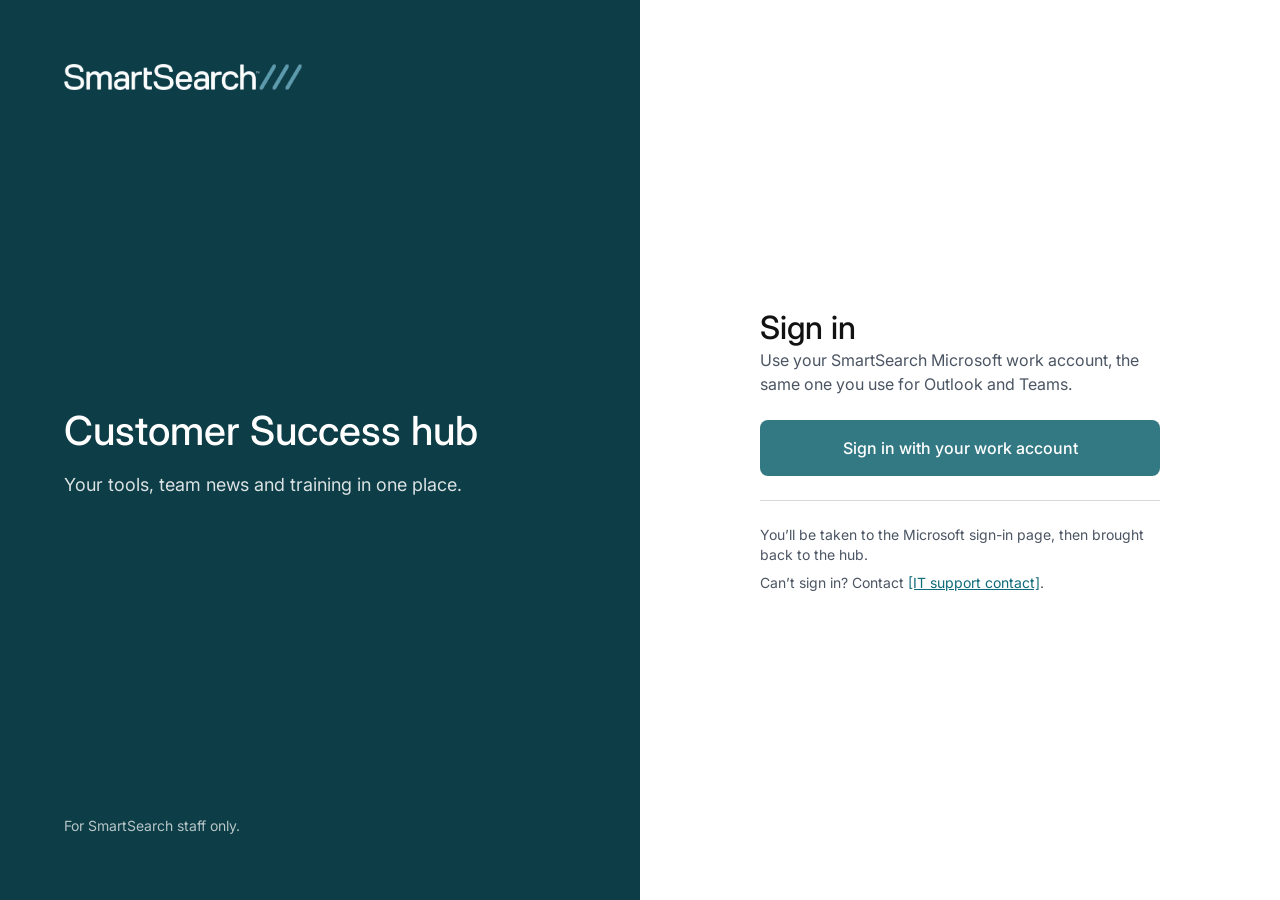
<file: login.html>
<!doctype html>
<html lang="en-GB">
<head>
  <meta charset="utf-8">
  <meta name="viewport" content="width=device-width, initial-scale=1">
  <title>Sign in – Customer Success hub</title>
  <link rel="preconnect" href="https://fonts.googleapis.com">
  <link rel="preconnect" href="https://fonts.gstatic.com" crossorigin>
  <link rel="stylesheet" href="https://fonts.googleapis.com/css2?family=Inter:wght@400;500;600&display=swap">
  <link rel="stylesheet" href="assets/css/tokens.css">
  <link rel="stylesheet" href="assets/css/styles.css">
</head>
<body>
  <div class="login">
    <section class="login-brand">
      <img src="assets/img/smartsearch-logo-white.png" alt="SmartSearch">
      <div>
        <h1>Customer Success hub</h1>
        <p>Your tools, team news and training in one place.</p>
      </div>
      <p class="small">For SmartSearch staff only.</p>
    </section>

    <main class="login-form">
      <div>
        <div>
          <h2>Sign in</h2>
          <p>Use your SmartSearch Microsoft work account, the same one you use for Outlook and Teams.</p>
        </div>
        <!-- Sends people to Microsoft's own sign-in page. The hub never sees or stores passwords. -->
        <a class="btn-primary" href="/.auth/login/aad?post_login_redirect_uri=/">Sign in with your work account</a>
        <div class="help">
          <p>You’ll be taken to the Microsoft sign-in page, then brought back to the hub.</p>
          <p>Can’t sign in? Contact <a href="mailto:[IT_SUPPORT_EMAIL]">[IT support contact]</a>.</p>
        </div>
      </div>
    </main>
  </div>
</body>
</html>
</file>
<file: assets/css/tokens.css>
/* SmartSearch Design System — generated from tokens.json */
:root, [data-theme="light"] {
  --ss-teal: #337984;
  --ss-teal-dark: #1e484f;
  --ss-teal-deep: #0d3d46;
  --ss-teal-text: #0f6a79;
  --ss-teal-tint: #edf6f8;
  --ss-teal-tint-2: #c9e5ea;
  --ss-teal-15: rgba(51,121,132,0.15);
  --ss-teal-50: rgba(51,121,132,0.5);
  --ss-green: #31a588;
  --ss-orange: #ff7446;
  --ss-orange-tag: #ff5e29;
  --ss-blue: #2ea1b8;
  --ss-black: #121212;
  --ss-grey-900: #0f172a;
  --ss-grey-700: #4b5563;
  --ss-grey-500: #6b7280;
  --ss-grey-400: #8c919a;
  --ss-grey-300: #d5d7da;
  --ss-grey-250: #d9d9d9;
  --ss-grey-100: #f3f4f6;
  --ss-white: #ffffff;
  --ss-navy: #111c3d;
  --ss-success: #04866a;
  --ss-success-tint: #e6f3f0;
  --ss-success-text: #036e57;
  --ss-warning: #ffbb33;
  --ss-warning-tint: #fff5e0;
  --ss-warning-ink: #b7801a;
  --ss-info: #66c0e1;
  --ss-info-tint: #e6eff3;
  --ss-error: #e02e31;
  --ss-error-hover: #c60909;
  --ss-error-tint: #fceaea;
  --ss-error-50: rgba(224,46,49,0.5);
  --text-primary: var(--ss-black);
  --text-secondary: var(--ss-grey-700);
  --text-placeholder: var(--ss-grey-500);
  --text-disabled: var(--ss-grey-500);
  --text-inverse: var(--ss-white);
  --text-link: var(--ss-teal);
  --text-error: var(--ss-error);
  --surface-page: var(--ss-white);
  --surface-muted: var(--ss-grey-100);
  --surface-tint: var(--ss-teal-tint);
  --surface-brand: var(--ss-teal-deep);
  --surface-overlay: rgba(18,18,18,0.6);
  --border-default: var(--ss-grey-300);
  --border-control: var(--ss-grey-400);
  --border-control-hover: var(--ss-grey-700);
  --border-strong: var(--ss-grey-900);
  --border-focus: var(--ss-teal);
  --action-primary: var(--ss-teal);
  --action-primary-hover: var(--ss-teal-dark);
  --action-destructive: var(--ss-error);
  --action-destructive-hover: var(--ss-error-hover);
  --action-disabled: var(--ss-grey-500);
  --shadow-tooltip: 4px 4px 9px 0px rgba(0,0,0,0.25);
  --shadow-drawer: -4px 0px 4px 0px rgba(18,18,18,0.2);
  --shadow-footer: 0px -3px 9px 0px rgba(18,18,18,0.16);
  --ring-focus: 0px 0px 0px 2px rgba(51,121,132,0.5);
  --ring-focus-error: 0px 0px 0px 2px rgba(224,46,49,0.5);
}
:root {
  --space-4: 4px;
  --space-8: 8px;
  --space-12: 12px;
  --space-16: 16px;
  --space-24: 24px;
  --space-32: 32px;
  --space-40: 40px;
  --space-64: 64px;
  --radius-checkbox: 2px;
  --radius-sm: 8px;
  --radius-md: 16px;
  --radius-lg: 24px;
  --radius-xl: 32px;
  --radius-full: 50%;
  --fs-display: 56px;
  --fs-h1: 48px;
  --fs-h2: 40px;
  --fs-h3: 32px;
  --fs-h4: 24px;
  --fs-h5: 20px;
  --fs-body: 16px;
  --fs-small: 14px;
  --fs-caption: 12px;
  --lh-display: 64px;
  --lh-h1: 56px;
  --lh-h2: 48px;
  --lh-h3: 40px;
  --lh-h4: 32px;
  --lh-h5: 24px;
  --lh-body: 24px;
  --lh-small: 20px;
  --lh-caption: 16px;
  --fw-regular: 400;
  --fw-medium: 500;
  --fw-semibold: 600;
  --fw-bold: 700;
  --ss-gradient-deep: linear-gradient(249.713deg,#1B393F 1.18%,#165E66 99.06%);
  --ss-gradient-bright: linear-gradient(249.713deg,#35B292 1.18%,#2EA1B8 99.06%);
  --control-h-sm: 32px;
  --control-h-md: 48px;
  --control-h-lg: 56px;
  --container-max: 1440px;
  --breakpoint: 1440;
  --font-size-16: 16;
  --font-weight-400: 400;
  --font-weight-500: 500;
  --line-height-20: 20;
  --line-height-24: 24;
  --font-sans: "Inter", -apple-system, BlinkMacSystemFont, "Segoe UI", Roboto, "Helvetica Neue", Arial, sans-serif;
}
.display { font-family: var(--font-sans); font-size: 56px; line-height: 64px; font-weight: 500; }
.h1 { font-family: var(--font-sans); font-size: 48px; line-height: 56px; font-weight: 500; }
.h2 { font-family: var(--font-sans); font-size: 40px; line-height: 48px; font-weight: 500; }
.h3 { font-family: var(--font-sans); font-size: 32px; line-height: 40px; font-weight: 500; }
.h4 { font-family: var(--font-sans); font-size: 24px; line-height: 32px; font-weight: 500; }
.h5 { font-family: var(--font-sans); font-size: 20px; line-height: 24px; font-weight: 500; }
.body { font-family: var(--font-sans); font-size: 16px; line-height: 24px; font-weight: 400; }
.label { font-family: var(--font-sans); font-size: 16px; line-height: 24px; font-weight: 500; }
.small { font-family: var(--font-sans); font-size: 14px; line-height: 20px; font-weight: 400; }
.caption { font-family: var(--font-sans); font-size: 12px; line-height: 16px; font-weight: 400; }
</file>
<file: assets/css/styles.css>
/* Customer Success hub: page styles. Colours and type come from tokens.css (SmartSearch design system). */

*, *::before, *::after { box-sizing: border-box; }

html { scroll-padding-top: 16px; }

body {
  margin: 0;
  font-family: var(--font-sans);
  font-size: 16px;
  line-height: 24px;
  color: var(--text-primary);
  background: var(--surface-page);
}

a { color: var(--ss-teal-text); }
a:hover { color: var(--ss-teal-deep); }

:focus-visible { outline: 2px solid var(--ss-teal); outline-offset: 2px; }

img, svg { max-width: 100%; }

.wrap { max-width: 1232px; margin: 0 auto; padding: 0 24px; }

.visually-hidden {
  position: absolute; width: 1px; height: 1px; overflow: hidden;
  clip: rect(0 0 0 0); white-space: nowrap;
}

/* Header */
.site-header { background: var(--surface-brand); color: var(--text-inverse); }
.site-header .wrap {
  min-height: 72px; display: flex; align-items: center; justify-content: space-between;
  gap: 16px 24px; flex-wrap: wrap; padding-top: 12px; padding-bottom: 12px;
}
.brand { display: flex; align-items: center; gap: 16px; text-decoration: none; color: var(--text-inverse); }
.brand img { height: 22px; width: auto; display: block; }
.brand span { padding-left: 16px; border-left: 1px solid rgba(255, 255, 255, 0.4); font-weight: 500; }
.site-nav { display: flex; align-items: center; gap: 24px; flex-wrap: wrap; }
.site-nav a { color: var(--text-inverse); text-decoration: none; }
.site-nav a:hover { text-decoration: underline; color: var(--text-inverse); }
.user { font-size: 14px; line-height: 20px; opacity: 0.85; }

/* Hero */
.hero { background: var(--surface-tint); padding: 48px 0; }
.hero h1 { margin: 0 0 8px; font-size: 32px; line-height: 40px; font-weight: 500; }
.hero p { margin: 0 0 24px; color: var(--text-secondary); }
.search { position: relative; max-width: 640px; }
.search svg { position: absolute; left: 16px; top: 50%; width: 20px; height: 20px; transform: translateY(-50%); color: var(--text-secondary); }
.search input {
  width: 100%; height: 48px; padding: 0 16px 0 48px; border-radius: 8px;
  border: 1px solid var(--border-default); background: var(--surface-page);
  font: inherit; color: var(--text-primary);
}

/* Sections */
main.wrap { padding-top: 48px; padding-bottom: 64px; display: flex; flex-direction: column; gap: 56px; }
h2 { margin: 0; font-size: 24px; line-height: 32px; font-weight: 500; }
.section { display: flex; flex-direction: column; gap: 24px; }
.section-head { display: flex; align-items: center; justify-content: space-between; gap: 16px; flex-wrap: wrap; }
.empty { color: var(--text-secondary); margin: 0; }

/* Quick links */
.links { display: grid; grid-template-columns: repeat(auto-fill, minmax(min(320px, 100%), 1fr)); gap: 16px; }
.link-card {
  display: flex; align-items: center; gap: 16px; padding: 20px; min-height: 88px;
  border-radius: 8px; box-shadow: inset 0 0 0 1px var(--border-default);
  color: var(--text-primary); text-decoration: none;
}
.link-card:hover { box-shadow: inset 0 0 0 2px var(--ss-teal); color: var(--text-primary); }
.icon-circle {
  flex: none; width: 48px; height: 48px; border-radius: 50%;
  background: var(--surface-tint); color: var(--ss-teal);
  display: flex; align-items: center; justify-content: center;
}
.icon-circle svg { width: 24px; height: 24px; }
.link-card strong { display: block; font-weight: 500; }
.link-card small { display: block; font-size: 14px; line-height: 20px; color: var(--text-secondary); }

/* News and documents */
.split { display: flex; flex-wrap: wrap; gap: 40px; align-items: flex-start; }
.split > .news { flex: 999 1 560px; min-width: 0; }
.split > .docs { flex: 1 1 300px; min-width: 0; }
.news-list { display: flex; flex-direction: column; gap: 16px; }
.news-item { padding: 24px; border-radius: 8px; box-shadow: inset 0 0 0 1px var(--border-default); }
.news-item .meta { font-size: 14px; line-height: 20px; color: var(--text-secondary); margin: 0 0 8px; }
.news-item h3 { margin: 0 0 8px; font-size: 20px; line-height: 24px; font-weight: 500; }
.news-item h3 a { color: var(--text-primary); text-decoration: none; }
.news-item h3 a:hover { text-decoration: underline; }
.news-item p { margin: 0; color: var(--text-secondary); }
.tag-new {
  display: inline-block; margin-right: 8px; padding: 0 8px; border-radius: 4px;
  background: var(--ss-teal); color: var(--text-inverse); font-size: 12px; line-height: 20px; font-weight: 500;
}
.doc-list { list-style: none; margin: 0; padding: 0; border-radius: 8px; background: var(--surface-muted); box-shadow: inset 0 0 0 1px var(--border-default); }
.doc-list li + li { border-top: 1px solid var(--border-default); }
.doc-list a { display: flex; align-items: center; gap: 12px; padding: 16px 20px; color: var(--text-primary); text-decoration: none; font-weight: 500; }
.doc-list a:hover { text-decoration: underline; }
.doc-list svg { width: 24px; height: 24px; flex: none; color: var(--ss-teal); }

/* Training */
.tabs { display: flex; gap: 4px; overflow-x: auto; box-shadow: inset 0 -1px 0 var(--border-default); }
.tab {
  flex: none; padding: 12px 16px; min-height: 48px; border: 0; background: transparent; cursor: pointer;
  font: inherit; font-weight: 500; color: var(--text-secondary); white-space: nowrap;
}
.tab[aria-selected="true"] { color: var(--ss-teal-text); box-shadow: inset 0 -2px 0 var(--ss-teal); }
.panel { display: flex; flex-direction: column; gap: 24px; padding: 32px; border-radius: 8px; background: var(--surface-muted); }
.panel h3 { margin: 0 0 4px; font-size: 24px; line-height: 32px; font-weight: 500; }
.panel > header p { margin: 0; color: var(--text-secondary); max-width: 72ch; }
.product { display: flex; align-items: center; gap: 12px; flex-wrap: wrap; }
.product > span { font-weight: 500; }
.pills { display: inline-flex; gap: 4px; padding: 4px; border-radius: 32px; background: var(--surface-page); box-shadow: inset 0 0 0 1px var(--border-default); }
.pill { min-height: 44px; padding: 10px 20px; border: 0; border-radius: 24px; background: transparent; cursor: pointer; font: inherit; font-weight: 500; color: var(--text-secondary); }
.pill[aria-pressed="true"] { background: var(--ss-teal); color: var(--text-inverse); }
.group { display: flex; flex-direction: column; gap: 16px; }
.group h4 { margin: 0; font-size: 20px; line-height: 24px; font-weight: 500; }
.cards { display: grid; grid-template-columns: repeat(auto-fill, minmax(min(280px, 100%), 1fr)); gap: 16px; }
.card { display: flex; flex-direction: column; gap: 12px; padding: 24px; border-radius: 8px; background: var(--surface-page); box-shadow: inset 0 0 0 1px var(--border-default); }
.card .format { display: flex; align-items: center; gap: 12px; color: var(--ss-teal); }
.card .format svg { width: 24px; height: 24px; }
.card .format span { font-size: 14px; line-height: 20px; font-weight: 500; color: var(--text-secondary); }
.card a { font-size: 18px; line-height: 24px; font-weight: 500; }
.card p { margin: 0; font-size: 14px; line-height: 20px; color: var(--text-secondary); }
.more {
  align-self: flex-start; min-height: 44px; padding: 8px 20px; border-radius: 8px; cursor: pointer;
  border: 1px solid var(--ss-teal); background: var(--surface-page); color: var(--ss-teal-text); font: inherit; font-weight: 500;
}
.more:hover { background: var(--surface-tint); }

/* Sign-in page */
.login { min-height: 100vh; display: flex; flex-wrap: wrap; }
.login-brand {
  flex: 1 1 480px; min-height: 360px; padding: 64px; background: var(--surface-brand); color: var(--text-inverse);
  display: flex; flex-direction: column; justify-content: space-between; gap: 48px;
}
.login-brand img { height: 26px; width: auto; align-self: flex-start; }
.login-brand h1 { margin: 0 0 16px; font-size: 40px; line-height: 48px; font-weight: 500; }
.login-brand p { margin: 0; font-size: 18px; line-height: 28px; color: rgba(255, 255, 255, 0.85); }
.login-brand .small { font-size: 14px; line-height: 20px; color: rgba(255, 255, 255, 0.7); }
.login-form { flex: 1 1 480px; padding: 64px; display: flex; align-items: center; justify-content: center; }
.login-form > div { width: 100%; max-width: 400px; display: flex; flex-direction: column; gap: 24px; }
.login-form h2 { font-size: 32px; line-height: 40px; }
.login-form p { margin: 0; color: var(--text-secondary); }
.login-form .help { padding-top: 24px; border-top: 1px solid var(--border-default); display: flex; flex-direction: column; gap: 8px; font-size: 14px; line-height: 20px; }
.btn-primary {
  display: flex; align-items: center; justify-content: center; min-height: 56px; padding: 0 24px; border-radius: 8px;
  background: var(--ss-teal); color: var(--text-inverse); text-decoration: none; font-weight: 500;
}
.btn-primary:hover { background: var(--ss-teal-deep); color: var(--text-inverse); }

@media (max-width: 600px) {
  .login-brand, .login-form { padding: 40px 24px; }
  .panel { padding: 24px 16px; }
}
</file>
